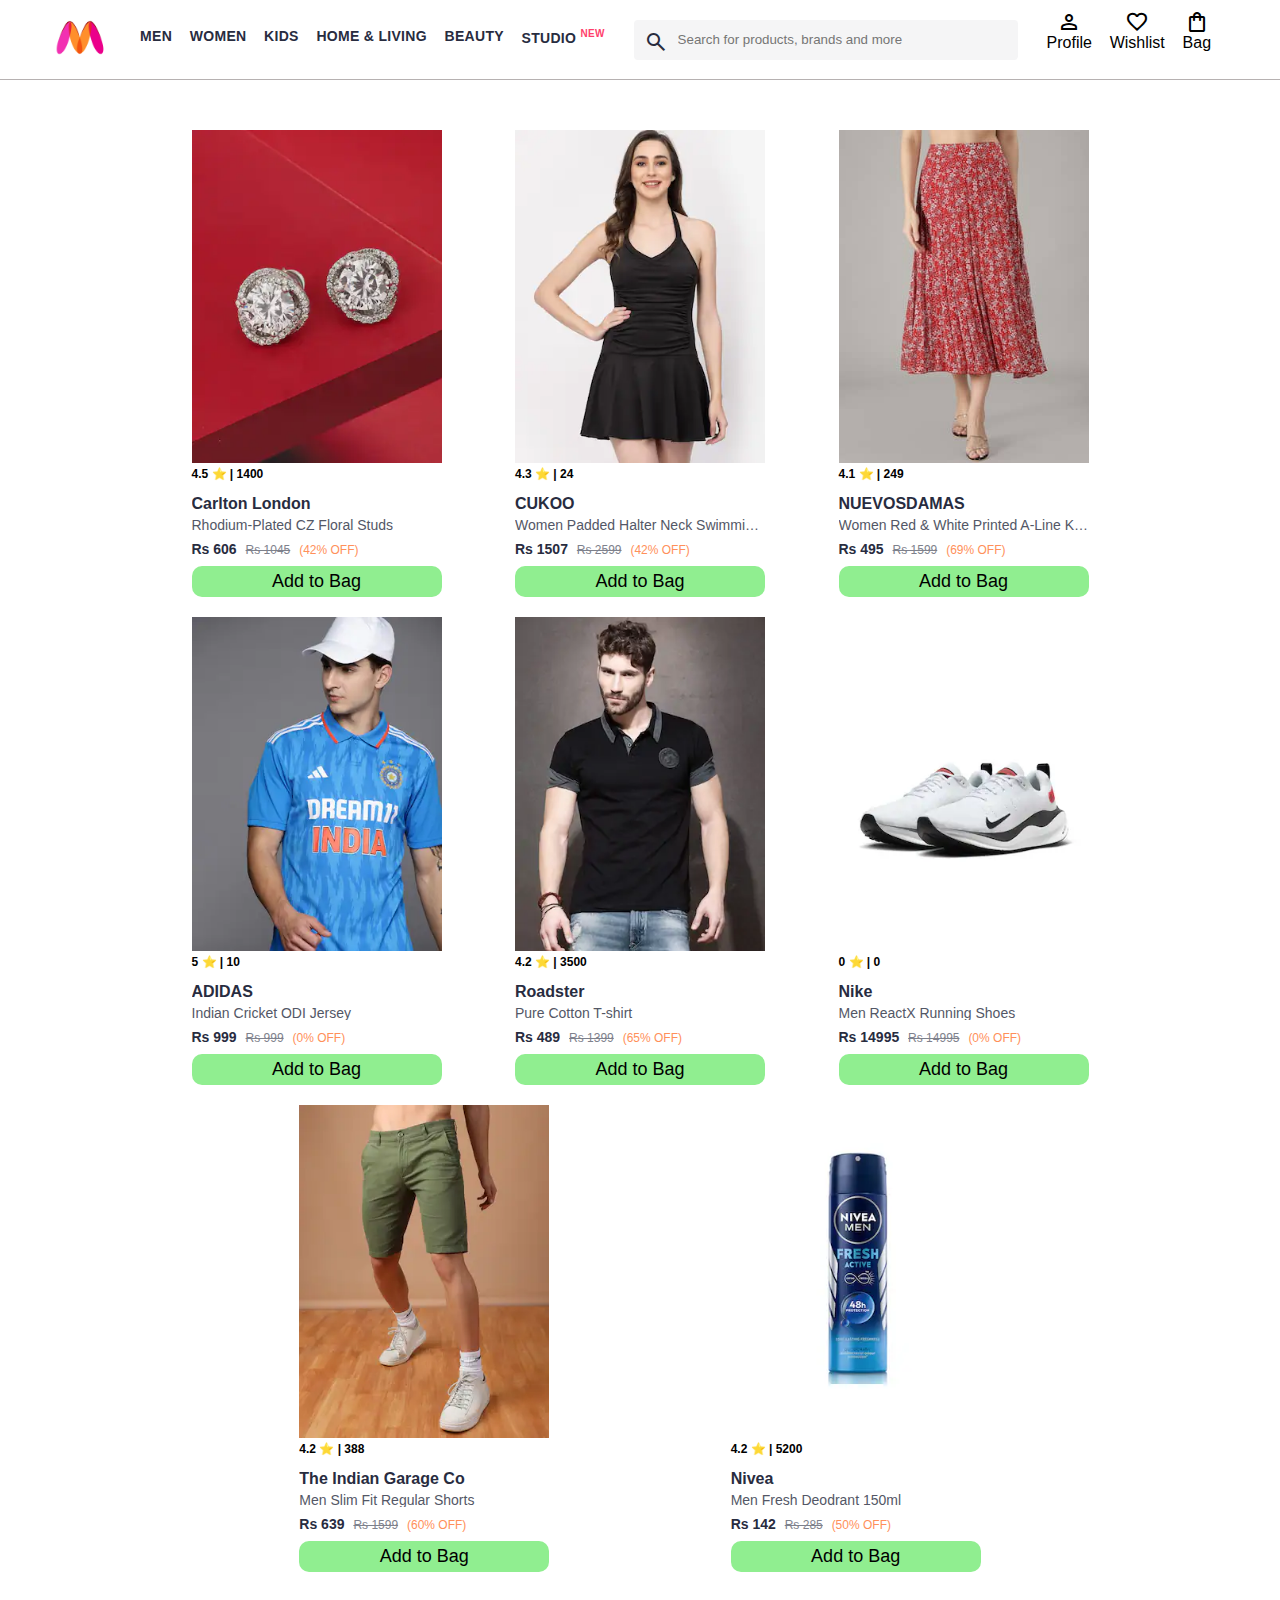
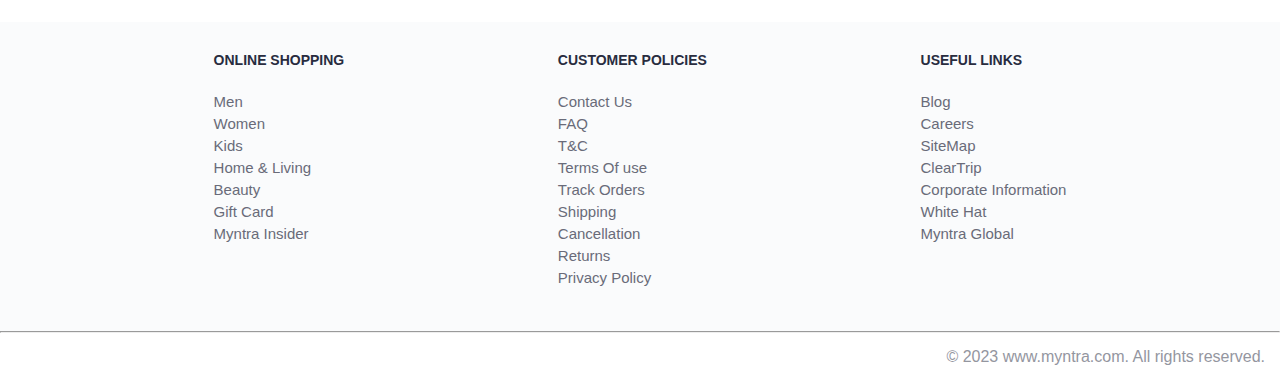
<file: index.html>
<!DOCTYPE html>
<html lang="en">
  <head>
    <title>Myntra Functional Clone</title>
    <link rel="stylesheet" href="css/index.css" />
    <link
      rel="stylesheet"
      href="https://fonts.googleapis.com/css2?family=Material+Symbols+Outlined:opsz,wght,FILL,GRAD@20..48,100..700,0..1,-50..200"
    />
  </head>
  <body>
    <header>
      <div class="logo_container">
        <a href="#">
          <img
            class="myntra_home"
            src="images/myntra_logo.webp"
            alt="Myntra Home"
          />
        </a>
      </div>
      <nav class="nav_bar">
        <a href="#">Men</a>
        <a href="#">Women</a>
        <a href="#">Kids</a>
        <a href="#">Home & Living</a>
        <a href="#">Beauty</a>
        <a href="#">Studio <sup>New</sup></a>
      </nav>
      <div class="search_bar">
        <span class="material-symbols-outlined search_icon">search</span>
        <input
          class="search_input"
          placeholder="Search for products, brands and more"
        />
      </div>

      <div class="action_bar">
        <div class="action_container">
          <span class="material-symbols-outlined action_icon">person</span>
          <span class="action_name">Profile</span>
        </div>

        <div class="action_container">
          <span class="material-symbols-outlined action_icon">favorite</span>
          <span class="action_name">Wishlist</span>
        </div>

        <a class="action_container" href="pages/bag.html">
          <span class="material-symbols-outlined action_icon">shopping_bag</span>
          <span class="action_name">Bag</span>
          <span class="bag-item-count">0</span>
        </a>
      </div>
    </header>

    <main>
      <div class="items-container"></div>
    </main>

    <footer>
      <div class="footer_container">
        <div class="footer_column">
          <h3>ONLINE SHOPPING</h3>
          <a href="#">Men</a>
          <a href="#">Women</a>
          <a href="#">Kids</a>
          <a href="#">Home & Living</a>
          <a href="#">Beauty</a>
          <a href="#">Gift Card</a>
          <a href="#">Myntra Insider</a>
        </div>

        <div class="footer_column">
          <h3>CUSTOMER POLICIES</h3>
          <a href="#">Contact Us</a>
          <a href="#">FAQ</a>
          <a href="#">T&C</a>
          <a href="#">Terms Of use</a>
          <a href="#">Track Orders</a>
          <a href="#">Shipping</a>
          <a href="#">Cancellation</a>
          <a href="#">Returns</a>
          <a href="#">Privacy Policy</a>
        </div>

        <div class="footer_column">
          <h3>USEFUL LINKS</h3>
          <a href="#">Blog</a>
          <a href="#">Careers</a>
          <a href="#">SiteMap</a>
          <a href="#">ClearTrip</a>
          <a href="#">Corporate Information</a>
          <a href="#">White Hat</a>
          <a href="#">Myntra Global</a>
        </div>
      </div>
      <hr />
      <div class="copyright">
        © 2023 www.myntra.com. All rights reserved.
      </div>
    </footer>

    <script src="data/items.js"></script>
    <script src="scripts/index.js"></script>
    <script src="scripts/bag.js"></script>
  </body>
</html>
</file>
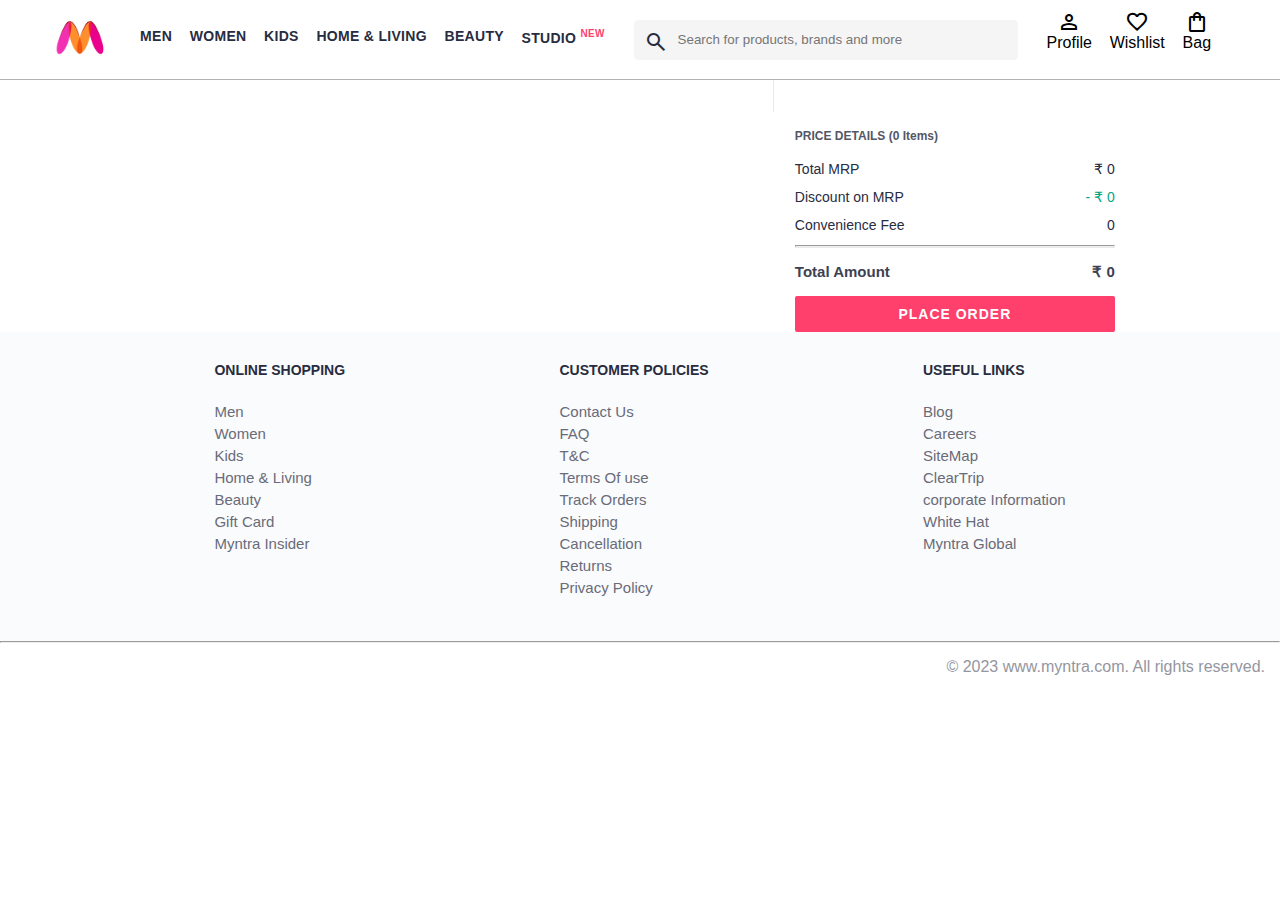
<file: pages/bag.html>
<!DOCTYPE html>
<html lang="en">
<head>
    <title>Myntra Clone</title>
    <link rel="stylesheet" href="../css/index.css">
    <link rel="stylesheet" href="../css/bag.css">
    <link rel="stylesheet" href="https://fonts.googleapis.com/css2?family=Material+Symbols+Outlined:opsz,wght,FILL,GRAD@20..48,100..700,0..1,-50..200" />
</head>
<body>
    <header>
        <div class="logo_container">
            <a href="#"><img class="myntra_home" src="../images/myntra_logo.webp" alt="Myntra Home"></a>
        </div>
        <nav class="nav_bar">
            <a href="#">Men</a>
            <a href="#">Women</a>
            <a href="#">Kids</a>
            <a href="#">Home & Living</a>
            <a href="#">Beauty</a>
            <a href="#">Studio <sup>New</sup></a>
        </nav>
        <div class="search_bar">
            <span class="material-symbols-outlined search_icon">search</span>
            <input class="search_input" placeholder="Search for products, brands and more">
        </div>
        <div class="action_bar">
            <div class="action_container">
                <span class="material-symbols-outlined action_icon">person</span>
                <span class="action_name">Profile</span>
            </div>

            <div class="action_container">
                <span class="material-symbols-outlined action_icon">favorite</span>
                <span class="action_name">Wishlist</span>
            </div>

            <div class="action_container">
                <span class="material-symbols-outlined action_icon">shopping_bag</span>
                <span class="action_name">Bag</span>
                <span class="bag-item-count">0</span>
            </div>
        </div>
    </header>

    <main>
      <div class="bag-page">

        <div class=" bag-items-container ">  </div>

        <div class="bag-summary"> </div>

      </div>

    </main>
     <footer>
      <div class="footer_container">
        <div class="footer_column">

          <h3>ONLINE SHOPPING</h3>

          <a href="#">Men</a>
          <a href="#">Women</a>
          <a href="#">Kids</a>
          <a href="#">Home & Living</a>
          <a href="#">Beauty</a>
          <a href="#">Gift Card</a>
          <a href="#">Myntra Insider</a>
        </div>

        <div class="footer_column">
          <h3>CUSTOMER POLICIES</h3>

          <a href="#">Contact Us</a>
          <a href="#">FAQ</a>
          <a href="#">T&C</a>
          <a href="#">Terms Of use</a>
          <a href="#">Track Orders</a>
          <a href="#"> Shipping</a>
          <a href="#">Cancellation</a>
          <a href="#">Returns</a>
          <a href="#">Privacy Policy</a>
        </div>

        <div class="footer_column">
          <h3>USEFUL LINKS</h3>

          <a href="#">Blog</a>
          <a href="#">Careers</a>
          <a href="#">SiteMap</a>
          <a href="#">ClearTrip</a>
          <a href="#">corporate Information</a>
          <a href="#">White Hat</a>
          <a href="#">Myntra Global</a>
        </div>
      </div>
      <hr />

      <div class="copyright">© 2023 www.myntra.com. All rights reserved.</div>
    </footer>

   
    <script src="../data/items.js"></script>
    <script src="../scripts/index.js"></script>
    <script src="../scripts/bag.js"></script>
</body>
</html>
</file>
<file: css/index.css>
/***************** Item Page CSS **************************/
/*.action_container {
    text-decoration: none;
}
a.action_container:link {
    color:black;
}
.item-details {
    cursor: pointer;
    width: 250px;
    margin: 10px;
}
.stars {
    font-size: 12px;
    font-weight: 700;
    text-align: left;
}
.company {
    font-size: 18px;
    font-weight: 700;
    line-height: 1;
    color: #282c3f;
    margin-bottom: 6px;
    overflow: hidden;
    text-overflow: ellipsis;
    white-space: nowrap;
    margin-top: 20px;
}
.item-name {
    color: #535766;
    font-size: 16px;
    line-height: 1;
    margin-bottom: 0;
    margin-top: 0;
    overflow: hidden;
    text-overflow: ellipsis;
    white-space: nowrap;
    font-weight: 400;
    display: block;
}
.price-container {
    margin-top: 10px;
}
.current-price {
    font-size: 14px;
    font-weight: 700;
    color: #282c3f;
}
.original-price {
    text-decoration: line-through;
    color: #7e818c;
    font-weight: 400;
    margin-left: 5px;
    font-size: 12px;
}
.discount-percentage {
    color: #ff905a;
    font-weight: 400;
    font-size: 12px;
    margin-left: 5px;
}
.btn-bag {
    background-color: lightgreen;
    border: none;
    padding: 5px 15px;
    border-radius: 10px;
    width: 100%;
    margin-top: 7px;
    font-size: 20px;
    cursor: pointer;
}
.bag-items {
    background-color: #f16565;
    white-space: nowrap;
    text-align: center;
    line-height: 18px;
    padding: 0 6px;
    height: 18px;
    position: relative;
    border-radius: 50%;
    font-size: 12px;
    color: #fff;
    left: 13px;
    top: -44px;
    font-weight: 700;
    cursor: pointer;
}*/

* {
  margin: 0;
  padding: 0;
  font-family: Assistant, -apple-system, BlinkMacSystemFont, Segoe UI, Roboto,
    Helvetica, Arial, sans-serif;
  box-sizing: border-box;
}
header {
  display: flex;
  background-color: #ffffff;
  height: 80px;
  justify-content: space-between;
  align-items: center;
  border-bottom: 1px solid #b6b1b1;
}
.myntra_home {
  height: 45px;
}
.logo_container {
  margin-left: 4%;
}
.action_bar {
  margin-right: 4%;
}
.nav_bar {
  display: flex;
  min-width: 500px;
  justify-content: space-evenly;
}
.nav_bar a {
  font-size: 14px;
  letter-spacing: 0.3px;
  color: #282c3f;
  font-weight: 700;
  text-transform: uppercase;
  text-decoration: none;
  padding: 28px 0;
  border-bottom: 5px solid #ffffff;
}
.nav_bar a:hover {
  border-bottom: 4px solid #f54e77;
}

.nav_bar a sup {
  color: #ff3f6c;
  font-size: 10px;
}

.search_bar {
  height: 40px;
  min-width: 200px;
  width: 30%;
  display: flex;
  align-items: center;
}
.search_icon {
  box-sizing: content-box;
  height: 20px;
  padding: 10px;

  background-color: #f5f5f6;
  color: #282c3f;
  font-weight: 300;
  border-radius: 4px 0 0 4px;
}
.search_input {
  color: #696e79;
  background-color: #f5f5f6;
  flex-grow: 1;
  height: 40px;
  border: 0;
  border-radius: 0 4px 4px 0;
}

.action_bar {
  display: flex;
  min-width: 200px;
  justify-content: space-evenly;
}

.action_container {
  display: flex;
  flex-direction: column;
  align-items: center;
}

/* Main section */
.banner_container {
  margin: 40px 0;
}
.banner_image {
  width: 100%;
}

.category_heading {
  text-transform: uppercase;
  color: #3e4152;
  letter-spacing: 0.15em;
  font-size: 1.8em;
  margin: 50px 0 10px 30px;
  max-height: 5em;
  font-weight: 700;
}

.category-items, .items-container {
  width: 80%;
  margin: 50px 10%;
  display: flex;
  flex-wrap: wrap;
  justify-content: space-evenly;
}

.sale_item {
  width: 250px;
}

.footer_container {
  padding: 30px 0px 40px 0px;
  background: #fafbfc;
  display: flex;
  justify-content: space-evenly;
}

.footer_column {
  display: flex;
  flex-direction: column;
}

.footer_column h3 {
  color: #282c3f;
  font-size: 14px;
  margin-bottom: 25px;
}

.footer_column a {
  color: #696b79;
  font-size: 15px;
  text-decoration: none;
  padding-bottom: 5px;
}

.copyright {
  color: #94969f;
  text-align: end;
  padding: 15px;
}

.items-container {
  width: 80%;
  margin: 40px 10%;
}
.item_container {
  width: 250px;
  margin: 10px;
}
.item_img {
  width: 100%;
}
.rating {
  font-size: 12px;
  font-weight: 700;
}
.company_name {
  margin-top: 15px;
  font-size: 16px;
  font-weight: 700;
  line-height: 1;
  color: #282c3f;
  margin-bottom: 6px;
  overflow: hidden;
  text-overflow: ellipsis;
  white-space: nowrap;
}

.item_name {
  color: #535766;
  font-size: 14px;
  line-height: 1;
  margin-bottom: 0;
  margin-top: 0;
  overflow: hidden;
  text-overflow: ellipsis;
  white-space: nowrap;
  font-weight: 400;
  display: block;
}
.price {
  margin-top: 10px;
  font-size: 14px;
  line-height: 15px;
  color: #282c3f;
  white-space: nowrap;
}

.current_price {
  font-size: 14px;
  font-weight: 700;
  color: #282c3f;
}
.original_price {
  text-decoration: line-through;
  color: #7e818c;
  font-weight: 400;
  margin-left: 5px;
  font-size: 12px;
}
.discount {
  color: #ff905a;
  font-weight: 400;
  font-size: 12px;
  margin-left: 5px;
}
.btn-add-bag {
  margin-top: 8px;
  font-size: 18px;
 
  width: 100%;
  background-color: lightgreen;
  border: none;
  padding: 5px 15px;
  border-radius: 10px;
  cursor: pointer;
}
.bag-item-count{
     background-color: #f16565;
    /* white-space: nowrap; */
    text-align: center;
    line-height: 18px;
    padding: 0 6px;
    height: 18px;
    position: relative;
    border-radius: 50%;
    font-size: 12px;
    color: #fff;
    left: 13px;
    top: -44px;
    font-weight: 700;
    cursor: pointer;
}

.action_container {
    text-decoration: none;
}
a.action_container:link {
    color:black;
}
</file>
<file: css/bag.css>
.bag-items-container {
  display: inline-block;
  width: 64%;
  padding-right: 20px;
  border-right: 1px solid #eaeaec;
  padding-top: 32px;
  color: #282c3f;
  font-size: 13px;
  line-height: 1.42857143;
}

.bag-page {
  width: 75%;
  margin-left: 12.5%;
}

.bag-summary {
  vertical-align: top;
  display: inline-block;
  width: 35%;
  padding: 24px 0 0 16px;
  color: #282c3f;
  font-size: 13px;
  line-height: 1.42857143;
}

.bag-details-container {
  margin-bottom: 16px;
}

.price-header {
  font-size: 12px;
  font-weight: 700;
  margin: 24px 0 16px;
  color: #535766;
}

.price-item {
  margin-bottom: 12px;
  line-height: 16px;
  font-size: 14px;
  color: #282c3f;
}

.price-item-value {
  float: right;
}

.priceDetail-base-discount {
  color: #03a685;
}

.price-footer {
  font-weight: 700;
  font-size: 15px;
  padding-top: 16px;
  border-top: 1px solid #eaeaec;
  color: #3e4152;
  line-height: 16px;
}

.btn-place-order {
  width: 100%;
  letter-spacing: 1px;
  font-size: 14px;
  font-weight: 600;
  border-radius: 2px;
  border-width: 0px;
  padding: 10px 16px;
  background-color: rgb(255, 63, 108);
  color: rgb(255, 255, 255);
  cursor: pointer;
}

.bag-item-container {
  margin-bottom: 8px;
  background: #fff;
  font-size: 14px;
  border: 1px solid #eaeaec;
  border-radius: 4px;
  position: relative;
  padding: 12px 12px 0;
}

.item-left-part {
  position: absolute;
  background: rgb(255, 242, 223);
  height: 148px;
  width: 111px;
}

.item-right-part {
  padding-left: 12px;
  position: relative;
  min-height: 148px;
  margin-left: 111px;
  margin-bottom: 12px;
}

.bag-item-img {
  width: 100%;
}

.return-period {
  display: inline-flex;
  font-size: 14px;
  padding-top: 8px;
}

.return-period-days {
  font-weight: 700;
  margin-right: 4px;
}

.delivery-details {
  margin-top: 5px;
  color: #282c3f;
  font-size: 12px;
  letter-spacing: -.1px;
  margin-bottom: 8px;
  line-height: 15px;
}

.delivery-details-days {
  color: #03a685;
}

.remove-from-cart {
  position: absolute;
  font-size: 25px;
  top: 10px;
  right: 18px;
  width: 14px;
  height: 14px;
  cursor: pointer;
}
</file>
